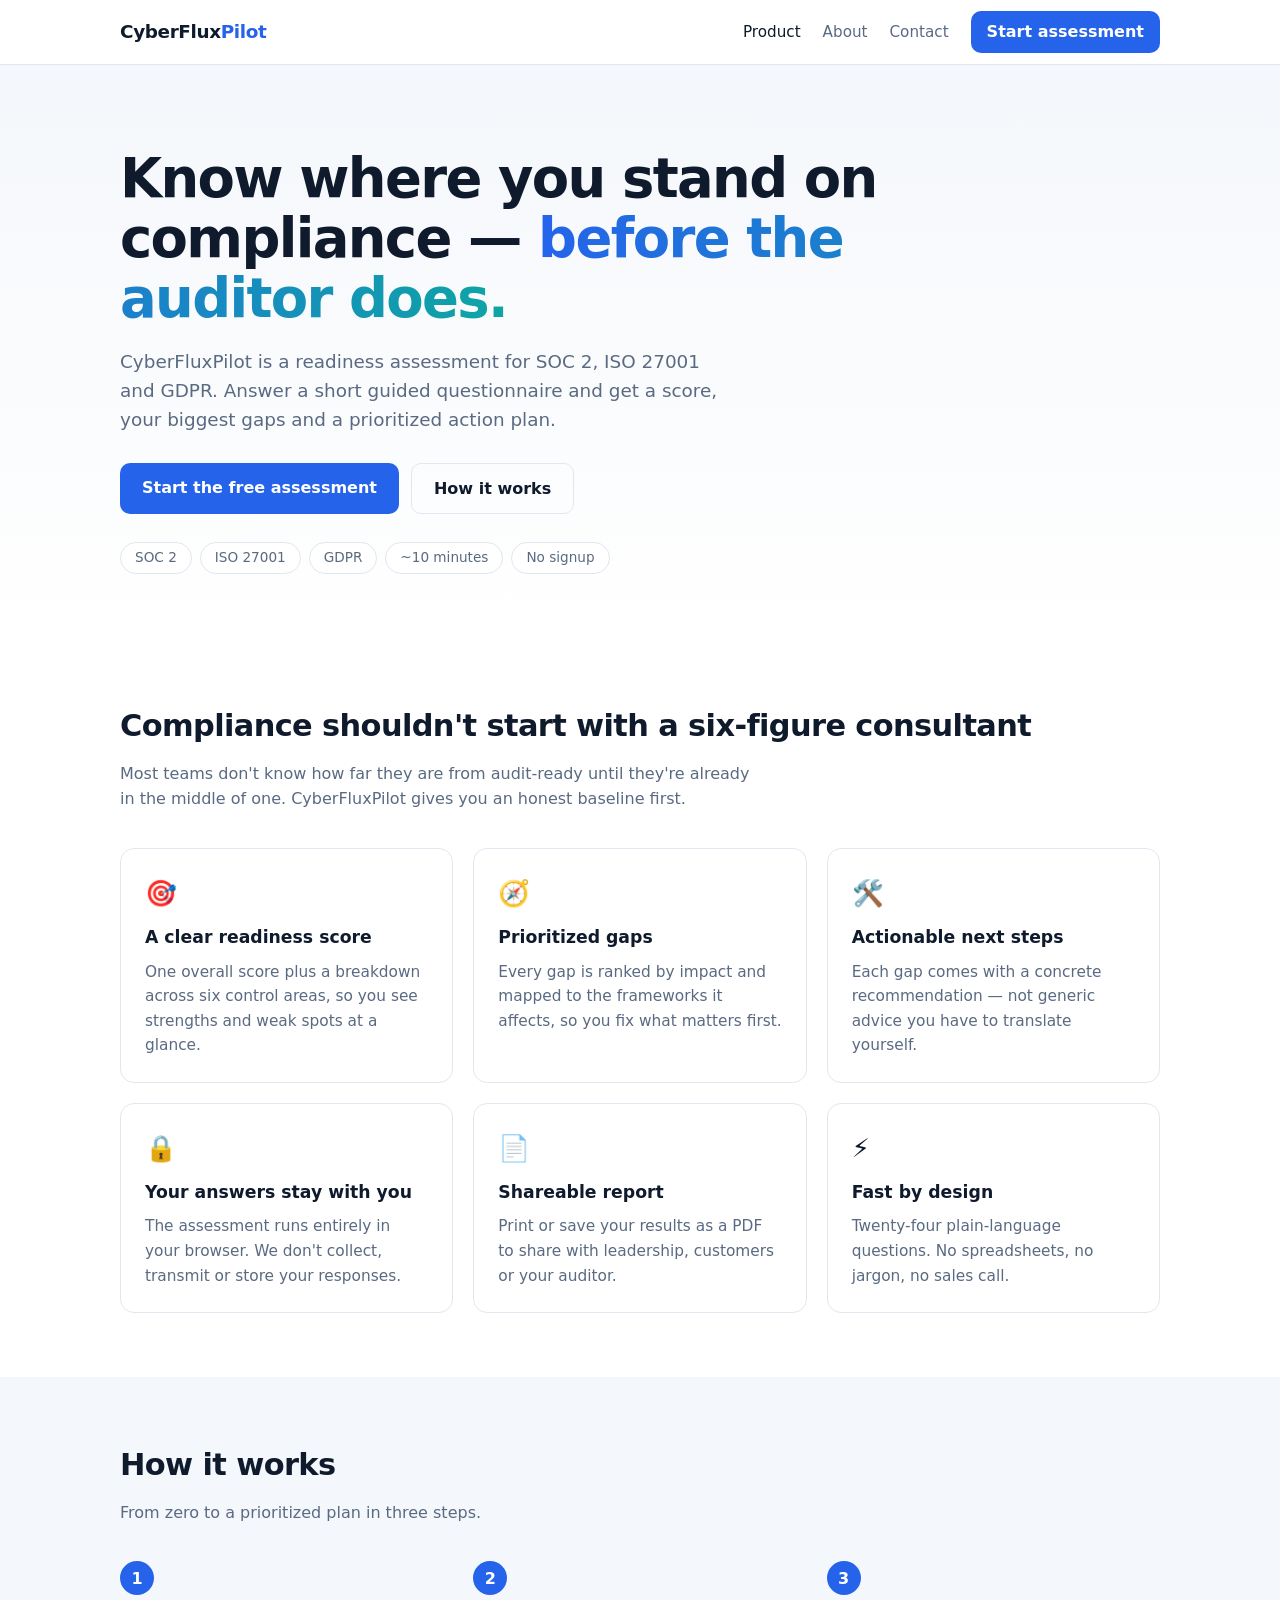
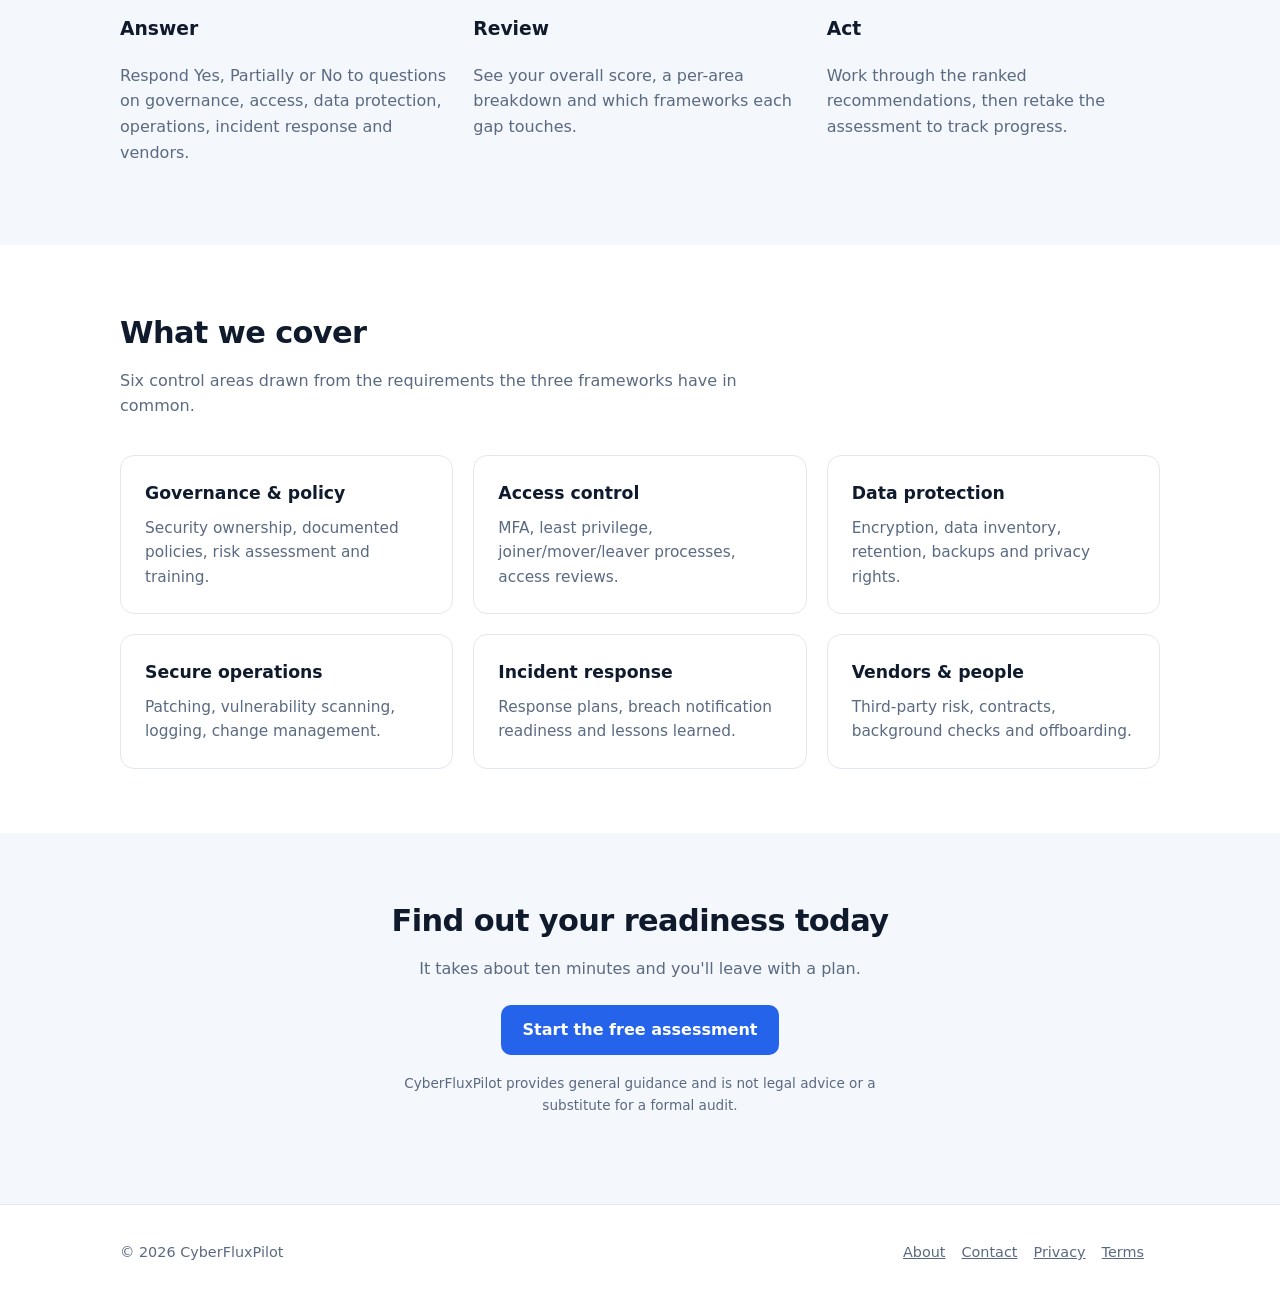
<file: index.html>
<!doctype html>
<html lang="en">
<head>
<meta charset="utf-8">
<meta name="viewport" content="width=device-width,initial-scale=1">
<title>CyberFluxPilot — Compliance readiness in 10 minutes</title>
<meta name="description" content="Free compliance readiness assessment for SOC 2, ISO 27001 and GDPR. Get a score, see your gaps and a prioritized action plan in about 10 minutes.">
<link rel="stylesheet" href="style.css">
</head>
<body>
<header class="site"><div class="wrap">
<a class="logo" href="/">CyberFlux<span>Pilot</span></a>
<nav><a href="/" class="active">Product</a><a href="about.html">About</a><a href="contact.html">Contact</a><a class="btn" style="padding:8px 16px;color:#fff" href="assessment.html">Start assessment</a></nav>
</div></header>

<main>
<div class="hero"><div class="wrap">
<h1>Know where you stand on compliance — <em>before the auditor does.</em></h1>
<p>CyberFluxPilot is a readiness assessment for SOC 2, ISO 27001 and GDPR. Answer a short guided questionnaire and get a score, your biggest gaps and a prioritized action plan.</p>
<div class="cta"><a class="btn" href="assessment.html">Start the free assessment</a><a class="btn ghost" href="#how">How it works</a></div>
<div class="pills"><span class="pill">SOC 2</span><span class="pill">ISO 27001</span><span class="pill">GDPR</span><span class="pill">~10 minutes</span><span class="pill">No signup</span></div>
</div></div>

<section><div class="wrap">
<h2>Compliance shouldn't start with a six-figure consultant</h2>
<p class="lead">Most teams don't know how far they are from audit-ready until they're already in the middle of one. CyberFluxPilot gives you an honest baseline first.</p>
<div class="grid">
<div class="card"><div class="ico">🎯</div><h3>A clear readiness score</h3><p>One overall score plus a breakdown across six control areas, so you see strengths and weak spots at a glance.</p></div>
<div class="card"><div class="ico">🧭</div><h3>Prioritized gaps</h3><p>Every gap is ranked by impact and mapped to the frameworks it affects, so you fix what matters first.</p></div>
<div class="card"><div class="ico">🛠️</div><h3>Actionable next steps</h3><p>Each gap comes with a concrete recommendation — not generic advice you have to translate yourself.</p></div>
<div class="card"><div class="ico">🔒</div><h3>Your answers stay with you</h3><p>The assessment runs entirely in your browser. We don't collect, transmit or store your responses.</p></div>
<div class="card"><div class="ico">📄</div><h3>Shareable report</h3><p>Print or save your results as a PDF to share with leadership, customers or your auditor.</p></div>
<div class="card"><div class="ico">⚡</div><h3>Fast by design</h3><p>Twenty-four plain-language questions. No spreadsheets, no jargon, no sales call.</p></div>
</div></div></section>

<section class="alt" id="how"><div class="wrap">
<h2>How it works</h2>
<p class="lead">From zero to a prioritized plan in three steps.</p>
<div class="steps">
<div class="step"><h3>Answer</h3><p class="note" style="font-size:1rem">Respond Yes, Partially or No to questions on governance, access, data protection, operations, incident response and vendors.</p></div>
<div class="step"><h3>Review</h3><p class="note" style="font-size:1rem">See your overall score, a per-area breakdown and which frameworks each gap touches.</p></div>
<div class="step"><h3>Act</h3><p class="note" style="font-size:1rem">Work through the ranked recommendations, then retake the assessment to track progress.</p></div>
</div></div></section>

<section><div class="wrap">
<h2>What we cover</h2>
<p class="lead">Six control areas drawn from the requirements the three frameworks have in common.</p>
<div class="grid">
<div class="card"><h3>Governance &amp; policy</h3><p>Security ownership, documented policies, risk assessment and training.</p></div>
<div class="card"><h3>Access control</h3><p>MFA, least privilege, joiner/mover/leaver processes, access reviews.</p></div>
<div class="card"><h3>Data protection</h3><p>Encryption, data inventory, retention, backups and privacy rights.</p></div>
<div class="card"><h3>Secure operations</h3><p>Patching, vulnerability scanning, logging, change management.</p></div>
<div class="card"><h3>Incident response</h3><p>Response plans, breach notification readiness and lessons learned.</p></div>
<div class="card"><h3>Vendors &amp; people</h3><p>Third-party risk, contracts, background checks and offboarding.</p></div>
</div></div></section>

<section class="alt"><div class="wrap cta-band">
<h2>Find out your readiness today</h2>
<p>It takes about ten minutes and you'll leave with a plan.</p>
<a class="btn" href="assessment.html">Start the free assessment</a>
<p class="note" style="margin-top:18px">CyberFluxPilot provides general guidance and is not legal advice or a substitute for a formal audit.</p>
</div></section>
</main>

<footer class="site"><div class="wrap">
<div>© <span id="y"></span> CyberFluxPilot</div>
<div><a href="about.html">About</a><a href="contact.html">Contact</a><a href="privacy.html">Privacy</a><a href="terms.html">Terms</a></div>
</div></footer>
<script>document.getElementById('y').textContent=new Date().getFullYear()</script>
</body>
</html>
</file>
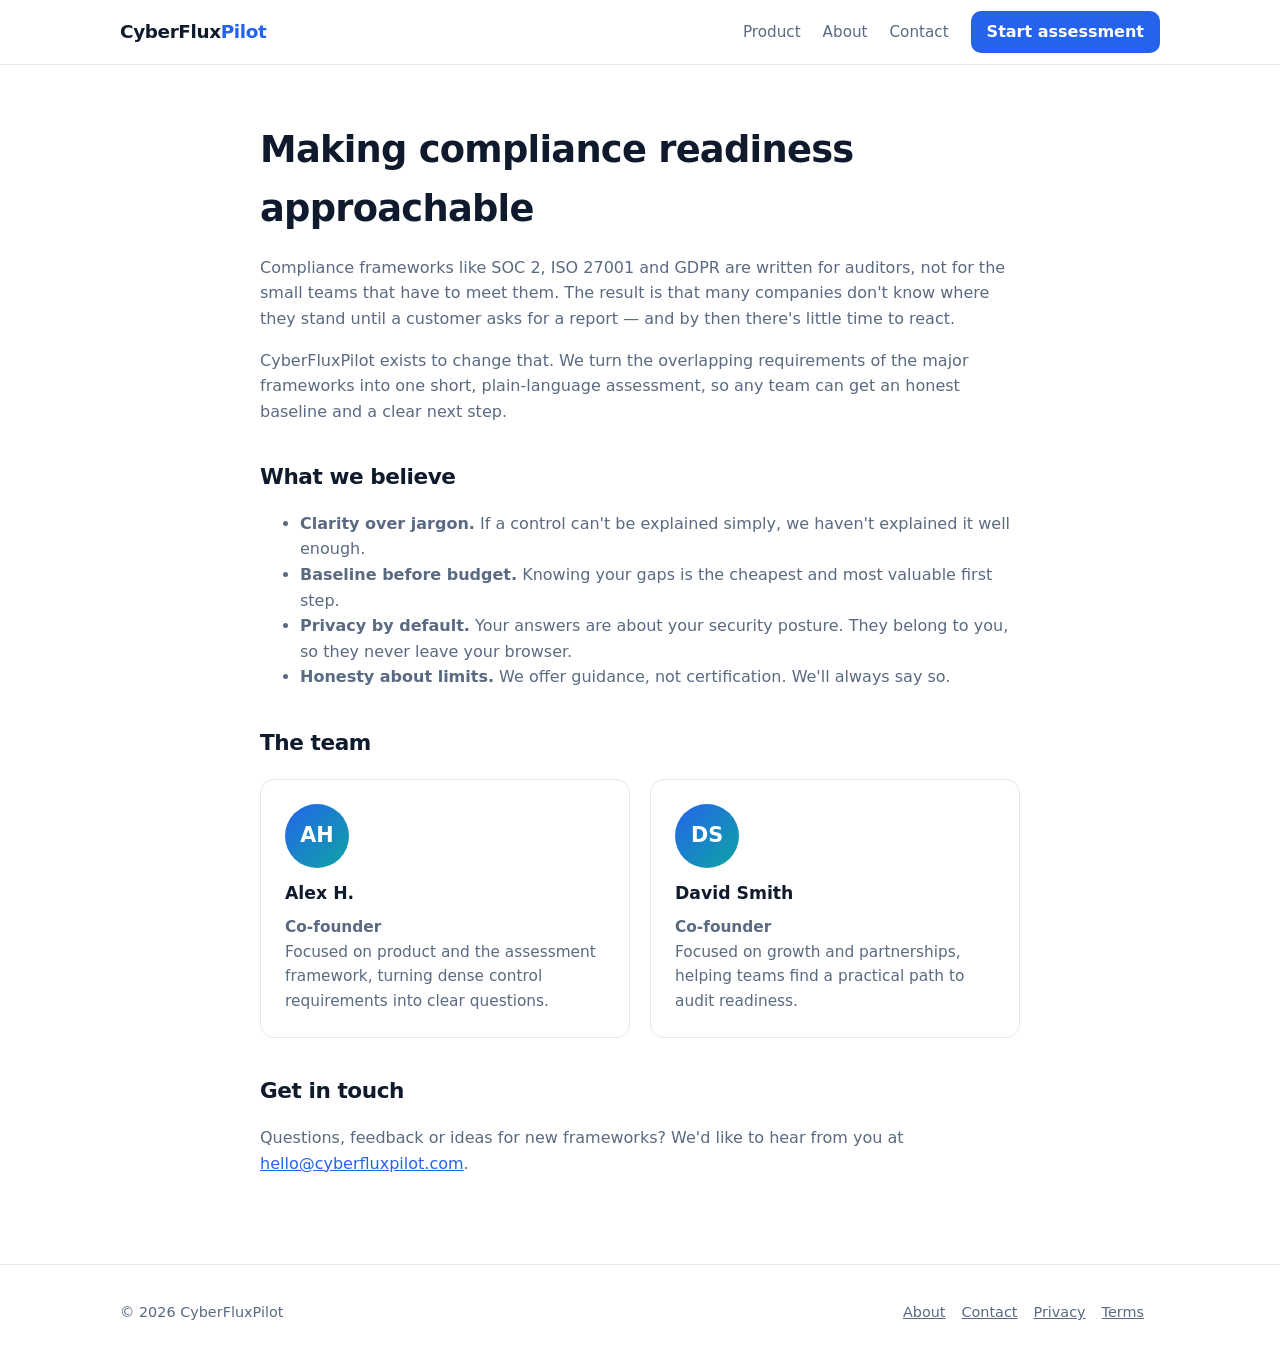
<file: about.html>
<!doctype html>
<html lang="en">
<head>
<meta charset="utf-8">
<meta name="viewport" content="width=device-width,initial-scale=1">
<title>About — CyberFluxPilot</title>
<meta name="description" content="CyberFluxPilot makes compliance readiness clear, fast and approachable for growing teams.">
<link rel="stylesheet" href="style.css">
</head>
<body>
<header class="site"><div class="wrap">
<a class="logo" href="/">CyberFlux<span>Pilot</span></a>
<nav><a href="/">Product</a><a href="about.html">About</a><a href="contact.html">Contact</a><a class="btn" style="padding:8px 16px;color:#fff" href="assessment.html">Start assessment</a></nav>
</div></header>
<main><div class="wrap page">
<h1>Making compliance readiness approachable</h1>
<p>Compliance frameworks like SOC 2, ISO 27001 and GDPR are written for auditors, not for the small teams that have to meet them. The result is that many companies don't know where they stand until a customer asks for a report — and by then there's little time to react.</p>
<p>CyberFluxPilot exists to change that. We turn the overlapping requirements of the major frameworks into one short, plain-language assessment, so any team can get an honest baseline and a clear next step.</p>

<h2>What we believe</h2>
<ul>
<li><b>Clarity over jargon.</b> If a control can't be explained simply, we haven't explained it well enough.</li>
<li><b>Baseline before budget.</b> Knowing your gaps is the cheapest and most valuable first step.</li>
<li><b>Privacy by default.</b> Your answers are about your security posture. They belong to you, so they never leave your browser.</li>
<li><b>Honesty about limits.</b> We offer guidance, not certification. We'll always say so.</li>
</ul>

<h2>The team</h2>
<div class="team">
<div class="card"><div class="avatar">AH</div><h3>Alex H.</h3><p class="role">Co-founder</p><p>Focused on product and the assessment framework, turning dense control requirements into clear questions.</p></div>
<div class="card"><div class="avatar">DS</div><h3>David Smith</h3><p class="role">Co-founder</p><p>Focused on growth and partnerships, helping teams find a practical path to audit readiness.</p></div>
</div>

<h2>Get in touch</h2>
<p>Questions, feedback or ideas for new frameworks? We'd like to hear from you at <a href="mailto:hello@cyberfluxpilot.com">hello@cyberfluxpilot.com</a>.</p>
</div></main>
<footer class="site"><div class="wrap">
<div>© <span id="y"></span> CyberFluxPilot</div>
<div><a href="about.html">About</a><a href="contact.html">Contact</a><a href="privacy.html">Privacy</a><a href="terms.html">Terms</a></div>
</div></footer>
<script>document.getElementById("y").textContent=new Date().getFullYear()</script>
</body>
</html>
</file>
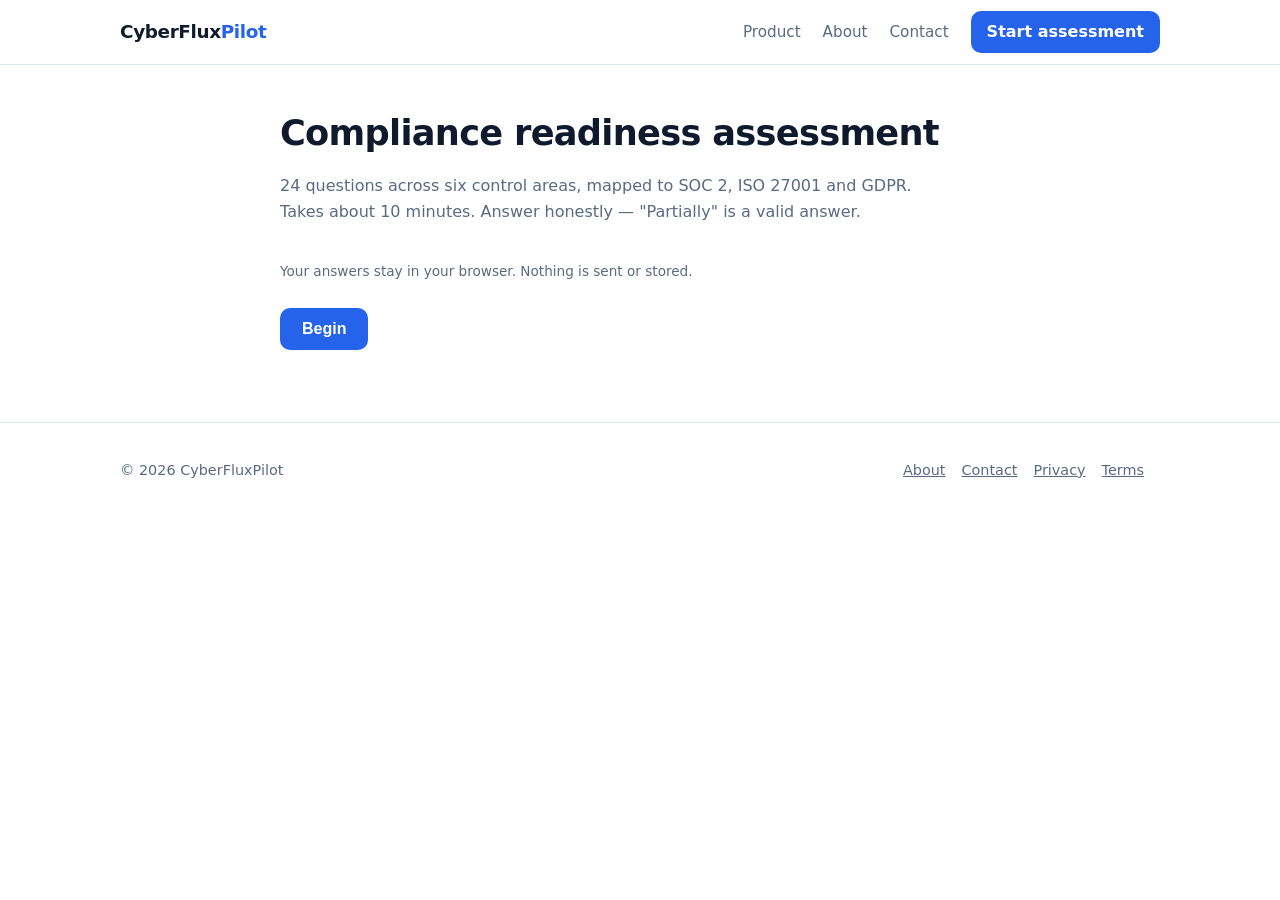
<file: assessment.html>
<!doctype html>
<html lang="en">
<head>
<meta charset="utf-8">
<meta name="viewport" content="width=device-width,initial-scale=1">
<title>Compliance Readiness Assessment — CyberFluxPilot</title>
<meta name="description" content="Free 24-question readiness assessment for SOC 2, ISO 27001 and GDPR with a scored report and prioritized action plan.">
<link rel="stylesheet" href="style.css">
</head>
<body>
<header class="site"><div class="wrap">
<a class="logo" href="/">CyberFlux<span>Pilot</span></a>
<nav><a href="/">Product</a><a href="about.html">About</a><a href="contact.html">Contact</a><a class="btn" style="padding:8px 16px;color:#fff" href="assessment.html">Start assessment</a></nav>
</div></header>

<main class="assess">
<div id="intro">
<h1 style="font-size:2.2rem;letter-spacing:-.02em;margin:0 0 12px">Compliance readiness assessment</h1>
<p class="lead">24 questions across six control areas, mapped to SOC 2, ISO 27001 and GDPR. Takes about 10 minutes. Answer honestly — "Partially" is a valid answer.</p>
<p class="note">Your answers stay in your browser. Nothing is sent or stored.</p>
<button class="btn" id="start" style="margin-top:12px">Begin</button>
</div>

<div id="quiz" class="hidden">
<div class="progress"><i id="bar"></i></div>
<div class="q-domain" id="qd"></div>
<div class="q-text" id="qt"></div>
<p class="q-help" id="qh"></p>
<div class="opts" id="opts"></div>
<div class="nav-row"><button class="btn ghost" id="back">Back</button><button class="btn" id="next">Next</button></div>
</div>

<div id="results" class="hidden"></div>
</main>

<footer class="site"><div class="wrap">
<div>© <span id="y"></span> CyberFluxPilot</div>
<div><a href="about.html">About</a><a href="contact.html">Contact</a><a href="privacy.html">Privacy</a><a href="terms.html">Terms</a></div>
</div></footer>
<script>document.getElementById('y').textContent=new Date().getFullYear()</script>
<script src="app.js"></script>
</body>
</html>
</file>
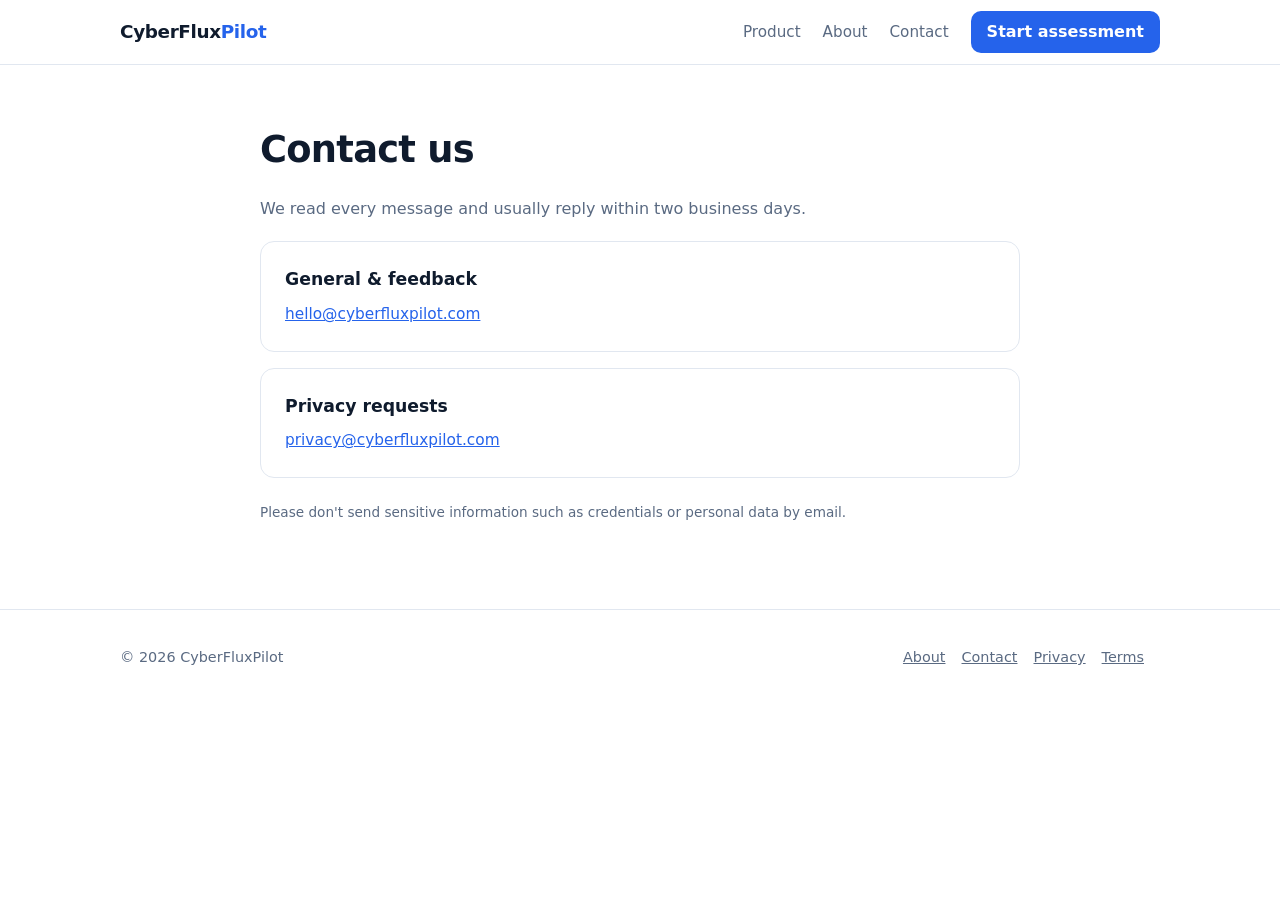
<file: contact.html>
<!doctype html>
<html lang="en">
<head>
<meta charset="utf-8">
<meta name="viewport" content="width=device-width,initial-scale=1">
<title>Contact — CyberFluxPilot</title>
<meta name="description" content="Get in touch with the CyberFluxPilot team.">
<link rel="stylesheet" href="style.css">
</head>
<body>
<header class="site"><div class="wrap">
<a class="logo" href="/">CyberFlux<span>Pilot</span></a>
<nav><a href="/">Product</a><a href="about.html">About</a><a href="contact.html">Contact</a><a class="btn" style="padding:8px 16px;color:#fff" href="assessment.html">Start assessment</a></nav>
</div></header>
<main><div class="wrap page">
<h1>Contact us</h1>
<p>We read every message and usually reply within two business days.</p>
<div class="card" style="margin-top:20px">
<h3>General &amp; feedback</h3>
<p><a href="mailto:hello@cyberfluxpilot.com">hello@cyberfluxpilot.com</a></p>
</div>
<div class="card" style="margin-top:16px">
<h3>Privacy requests</h3>
<p><a href="mailto:privacy@cyberfluxpilot.com">privacy@cyberfluxpilot.com</a></p>
</div>
<p class="note" style="margin-top:24px">Please don't send sensitive information such as credentials or personal data by email.</p>
</div></main>
<footer class="site"><div class="wrap">
<div>© <span id="y"></span> CyberFluxPilot</div>
<div><a href="about.html">About</a><a href="contact.html">Contact</a><a href="privacy.html">Privacy</a><a href="terms.html">Terms</a></div>
</div></footer>
<script>document.getElementById("y").textContent=new Date().getFullYear()</script>
</body>
</html>
</file>
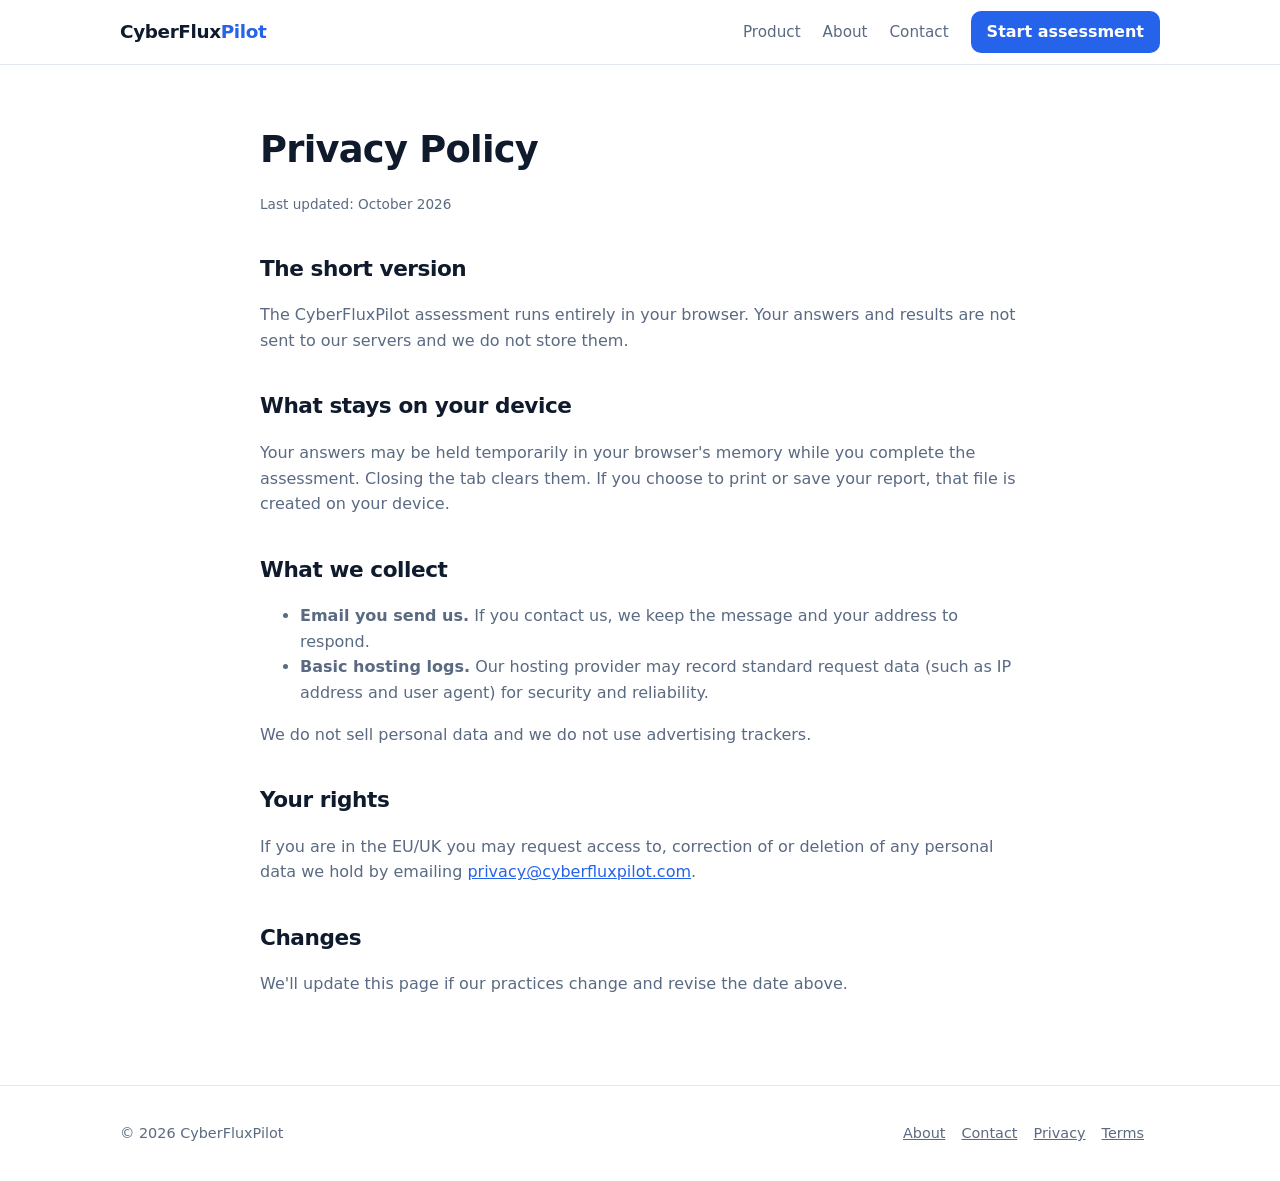
<file: privacy.html>
<!doctype html>
<html lang="en">
<head>
<meta charset="utf-8">
<meta name="viewport" content="width=device-width,initial-scale=1">
<title>Privacy Policy — CyberFluxPilot</title>
<meta name="description" content="How CyberFluxPilot handles your data.">
<link rel="stylesheet" href="style.css">
</head>
<body>
<header class="site"><div class="wrap">
<a class="logo" href="/">CyberFlux<span>Pilot</span></a>
<nav><a href="/">Product</a><a href="about.html">About</a><a href="contact.html">Contact</a><a class="btn" style="padding:8px 16px;color:#fff" href="assessment.html">Start assessment</a></nav>
</div></header>
<main><div class="wrap page">
<h1>Privacy Policy</h1>
<p class="note">Last updated: October 2026</p>
<h2>The short version</h2>
<p>The CyberFluxPilot assessment runs entirely in your browser. Your answers and results are not sent to our servers and we do not store them.</p>
<h2>What stays on your device</h2>
<p>Your answers may be held temporarily in your browser's memory while you complete the assessment. Closing the tab clears them. If you choose to print or save your report, that file is created on your device.</p>
<h2>What we collect</h2>
<ul>
<li><b>Email you send us.</b> If you contact us, we keep the message and your address to respond.</li>
<li><b>Basic hosting logs.</b> Our hosting provider may record standard request data (such as IP address and user agent) for security and reliability.</li>
</ul>
<p>We do not sell personal data and we do not use advertising trackers.</p>
<h2>Your rights</h2>
<p>If you are in the EU/UK you may request access to, correction of or deletion of any personal data we hold by emailing <a href="mailto:privacy@cyberfluxpilot.com">privacy@cyberfluxpilot.com</a>.</p>
<h2>Changes</h2>
<p>We'll update this page if our practices change and revise the date above.</p>
</div></main>
<footer class="site"><div class="wrap">
<div>© <span id="y"></span> CyberFluxPilot</div>
<div><a href="about.html">About</a><a href="contact.html">Contact</a><a href="privacy.html">Privacy</a><a href="terms.html">Terms</a></div>
</div></footer>
<script>document.getElementById("y").textContent=new Date().getFullYear()</script>
</body>
</html>
</file>
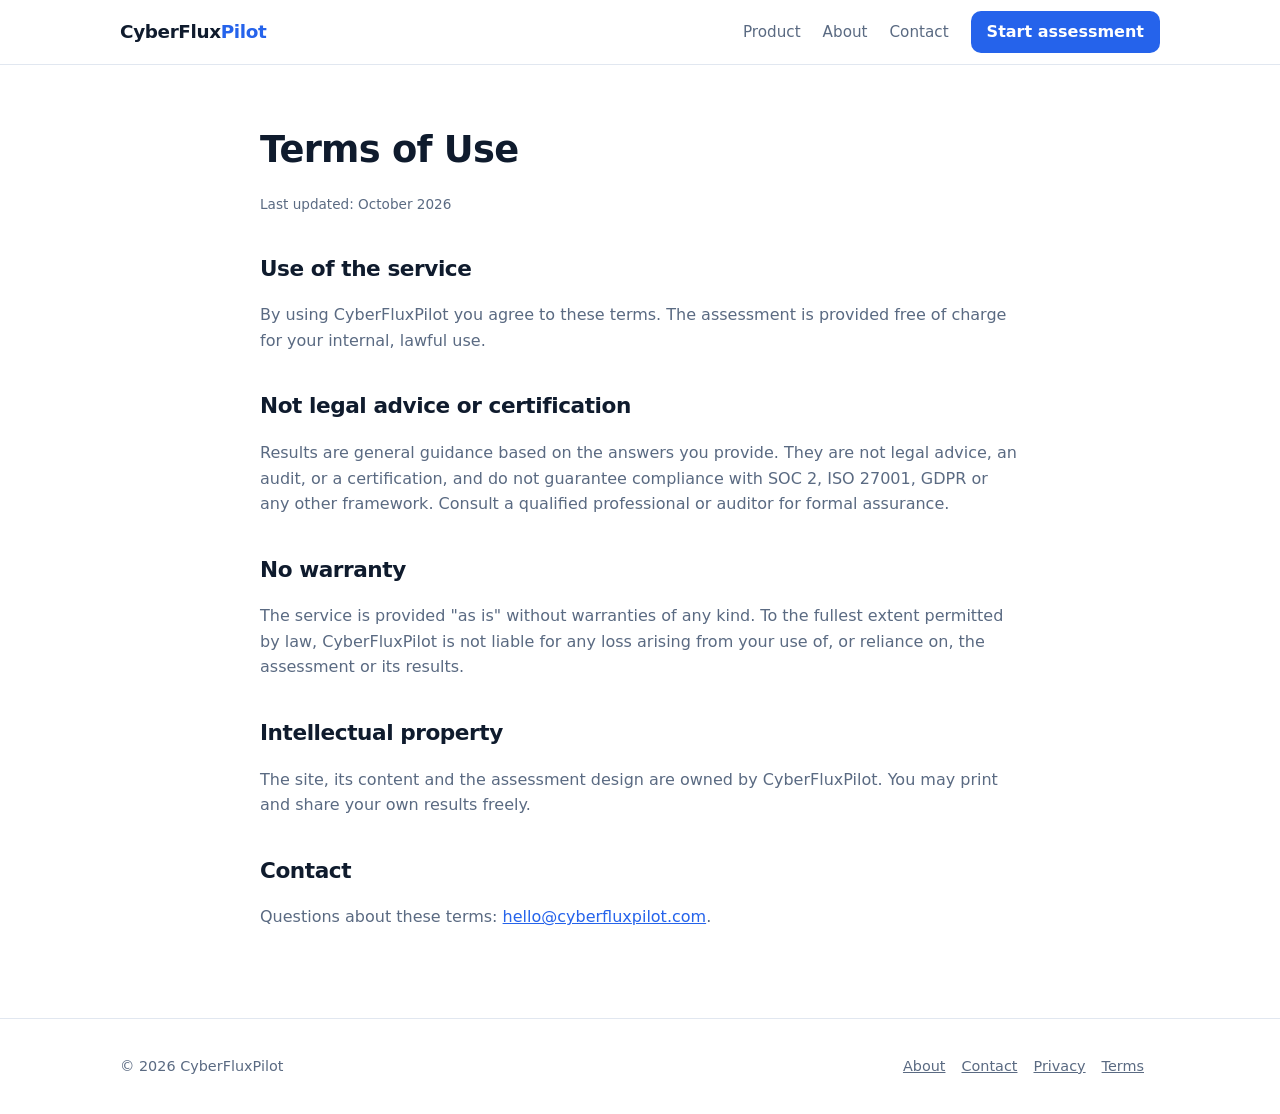
<file: terms.html>
<!doctype html>
<html lang="en">
<head>
<meta charset="utf-8">
<meta name="viewport" content="width=device-width,initial-scale=1">
<title>Terms of Use — CyberFluxPilot</title>
<meta name="description" content="Terms of use for CyberFluxPilot.">
<link rel="stylesheet" href="style.css">
</head>
<body>
<header class="site"><div class="wrap">
<a class="logo" href="/">CyberFlux<span>Pilot</span></a>
<nav><a href="/">Product</a><a href="about.html">About</a><a href="contact.html">Contact</a><a class="btn" style="padding:8px 16px;color:#fff" href="assessment.html">Start assessment</a></nav>
</div></header>
<main><div class="wrap page">
<h1>Terms of Use</h1>
<p class="note">Last updated: October 2026</p>
<h2>Use of the service</h2>
<p>By using CyberFluxPilot you agree to these terms. The assessment is provided free of charge for your internal, lawful use.</p>
<h2>Not legal advice or certification</h2>
<p>Results are general guidance based on the answers you provide. They are not legal advice, an audit, or a certification, and do not guarantee compliance with SOC 2, ISO 27001, GDPR or any other framework. Consult a qualified professional or auditor for formal assurance.</p>
<h2>No warranty</h2>
<p>The service is provided "as is" without warranties of any kind. To the fullest extent permitted by law, CyberFluxPilot is not liable for any loss arising from your use of, or reliance on, the assessment or its results.</p>
<h2>Intellectual property</h2>
<p>The site, its content and the assessment design are owned by CyberFluxPilot. You may print and share your own results freely.</p>
<h2>Contact</h2>
<p>Questions about these terms: <a href="mailto:hello@cyberfluxpilot.com">hello@cyberfluxpilot.com</a>.</p>
</div></main>
<footer class="site"><div class="wrap">
<div>© <span id="y"></span> CyberFluxPilot</div>
<div><a href="about.html">About</a><a href="contact.html">Contact</a><a href="privacy.html">Privacy</a><a href="terms.html">Terms</a></div>
</div></footer>
<script>document.getElementById("y").textContent=new Date().getFullYear()</script>
</body>
</html>
</file>
<file: style.css>
:root{--bg:#ffffff;--bg2:#f4f7fb;--ink:#0f1b2d;--muted:#5a6a82;--line:#e1e7f0;--brand:#2563eb;--brand2:#0ea5a4;--ok:#16a34a;--warn:#d97706;--bad:#dc2626;--card:#ffffff}
@media (prefers-color-scheme:dark){:root{--bg:#0b1220;--bg2:#111a2e;--ink:#eaf0fb;--muted:#9aabc6;--line:#22304a;--brand:#5b8def;--brand2:#2dd4bf;--card:#111a2e}}
*{box-sizing:border-box}
body{margin:0;font:16px/1.6 system-ui,-apple-system,Segoe UI,Roboto,sans-serif;background:var(--bg);color:var(--ink)}
a{color:var(--brand)}
.wrap{max-width:1080px;margin:0 auto;padding:0 20px}
header.site{border-bottom:1px solid var(--line);position:sticky;top:0;background:var(--bg);z-index:5}
header.site .wrap{display:flex;align-items:center;justify-content:space-between;height:64px}
.logo{font-weight:800;font-size:1.15rem;color:var(--ink);text-decoration:none;letter-spacing:-.02em}
.logo span{color:var(--brand)}
nav a{margin-left:22px;color:var(--muted);text-decoration:none;font-weight:500;font-size:.95rem}
nav a:hover,nav a.active{color:var(--ink)}
.btn{display:inline-block;background:var(--brand);color:#fff!important;padding:12px 22px;border-radius:10px;font-weight:600;text-decoration:none;border:0;cursor:pointer;font-size:1rem}
.btn:hover{filter:brightness(1.08)}
.btn.ghost{background:transparent;color:var(--ink)!important;border:1px solid var(--line)}
.hero{padding:84px 0 64px;background:linear-gradient(180deg,var(--bg2),var(--bg))}
.hero h1{font-size:clamp(2.1rem,5vw,3.4rem);line-height:1.1;letter-spacing:-.03em;margin:0 0 18px;max-width:760px}
.hero h1 em{font-style:normal;background:linear-gradient(90deg,var(--brand),var(--brand2));-webkit-background-clip:text;background-clip:text;color:transparent}
.hero p{font-size:1.15rem;color:var(--muted);max-width:620px;margin:0 0 28px}
.hero .cta{display:flex;gap:12px;flex-wrap:wrap}
.pills{display:flex;gap:8px;flex-wrap:wrap;margin-top:28px}
.pill{border:1px solid var(--line);background:var(--card);border-radius:99px;padding:4px 14px;font-size:.85rem;color:var(--muted)}
section{padding:64px 0}
section.alt{background:var(--bg2)}
h2{font-size:1.9rem;letter-spacing:-.02em;margin:0 0 10px}
.lead{color:var(--muted);max-width:640px;margin:0 0 36px}
.grid{display:grid;gap:20px;grid-template-columns:repeat(auto-fit,minmax(260px,1fr))}
.card{background:var(--card);border:1px solid var(--line);border-radius:14px;padding:24px}
.card h3{margin:0 0 8px;font-size:1.08rem}
.card p{margin:0;color:var(--muted);font-size:.96rem}
.ico{font-size:1.6rem;margin-bottom:10px}
.steps{counter-reset:s;display:grid;gap:20px;grid-template-columns:repeat(auto-fit,minmax(240px,1fr))}
.step{counter-increment:s}
.step:before{content:counter(s);display:grid;place-items:center;width:34px;height:34px;border-radius:50%;background:var(--brand);color:#fff;font-weight:700;margin-bottom:12px}
.cta-band{text-align:center}
.cta-band p{margin:0 auto 24px;color:var(--muted);max-width:520px}
footer.site{border-top:1px solid var(--line);padding:36px 0;color:var(--muted);font-size:.9rem}
footer.site .wrap{display:flex;justify-content:space-between;gap:20px;flex-wrap:wrap}
footer.site a{color:var(--muted);margin-right:16px}
.page{padding:56px 0 72px;max-width:760px}
.page h1{font-size:2.3rem;letter-spacing:-.02em;margin:0 0 14px}
.page h2{font-size:1.35rem;margin:36px 0 8px}
.page p,.page li{color:var(--muted)}
.team{display:grid;gap:20px;grid-template-columns:repeat(auto-fit,minmax(240px,1fr));margin-top:18px}
.avatar{width:64px;height:64px;border-radius:50%;display:grid;place-items:center;background:linear-gradient(135deg,var(--brand),var(--brand2));color:#fff;font-weight:700;font-size:1.3rem;margin-bottom:12px}
.role{color:var(--brand);font-size:.9rem;font-weight:600;margin:0 0 6px}
/* assessment */
.assess{max-width:760px;margin:0 auto;padding:40px 20px 72px}
.progress{height:8px;background:var(--line);border-radius:9px;overflow:hidden;margin:14px 0 26px}
.progress i{display:block;height:100%;width:0;background:linear-gradient(90deg,var(--brand),var(--brand2));transition:width .25s}
.q-domain{color:var(--brand);font-weight:700;font-size:.85rem;text-transform:uppercase;letter-spacing:.06em}
.q-text{font-size:1.3rem;font-weight:600;margin:6px 0 8px;line-height:1.35}
.q-help{color:var(--muted);font-size:.95rem;margin:0 0 20px}
.opts{display:grid;gap:10px}
.opt{text-align:left;background:var(--card);border:1px solid var(--line);color:var(--ink);padding:14px 18px;border-radius:12px;font-size:1rem;cursor:pointer}
.opt:hover{border-color:var(--brand)}
.opt.sel{border-color:var(--brand);box-shadow:0 0 0 2px var(--brand) inset}
.nav-row{display:flex;justify-content:space-between;margin-top:26px}
.score{font-size:4rem;font-weight:800;letter-spacing:-.03em;line-height:1}
.bar{height:10px;background:var(--line);border-radius:9px;overflow:hidden}
.bar i{display:block;height:100%}
.row{display:grid;grid-template-columns:170px 1fr 46px;gap:12px;align-items:center;margin:10px 0}
.gap{border-left:4px solid var(--warn);padding:10px 14px;margin:10px 0;background:var(--bg2);border-radius:0 10px 10px 0}
.gap.high{border-color:var(--bad)}
.gap b{display:block}
.gap small{color:var(--muted)}
.tag{display:inline-block;font-size:.72rem;border:1px solid var(--line);border-radius:6px;padding:0 6px;margin-right:4px;color:var(--muted)}
.hidden{display:none}
.note{font-size:.85rem;color:var(--muted)}
@media(max-width:640px){nav a{margin-left:12px;font-size:.88rem}.row{grid-template-columns:1fr 1fr 40px}}
@media print{header.site,footer.site,.nav-row,.noprint{display:none}}
</file>
